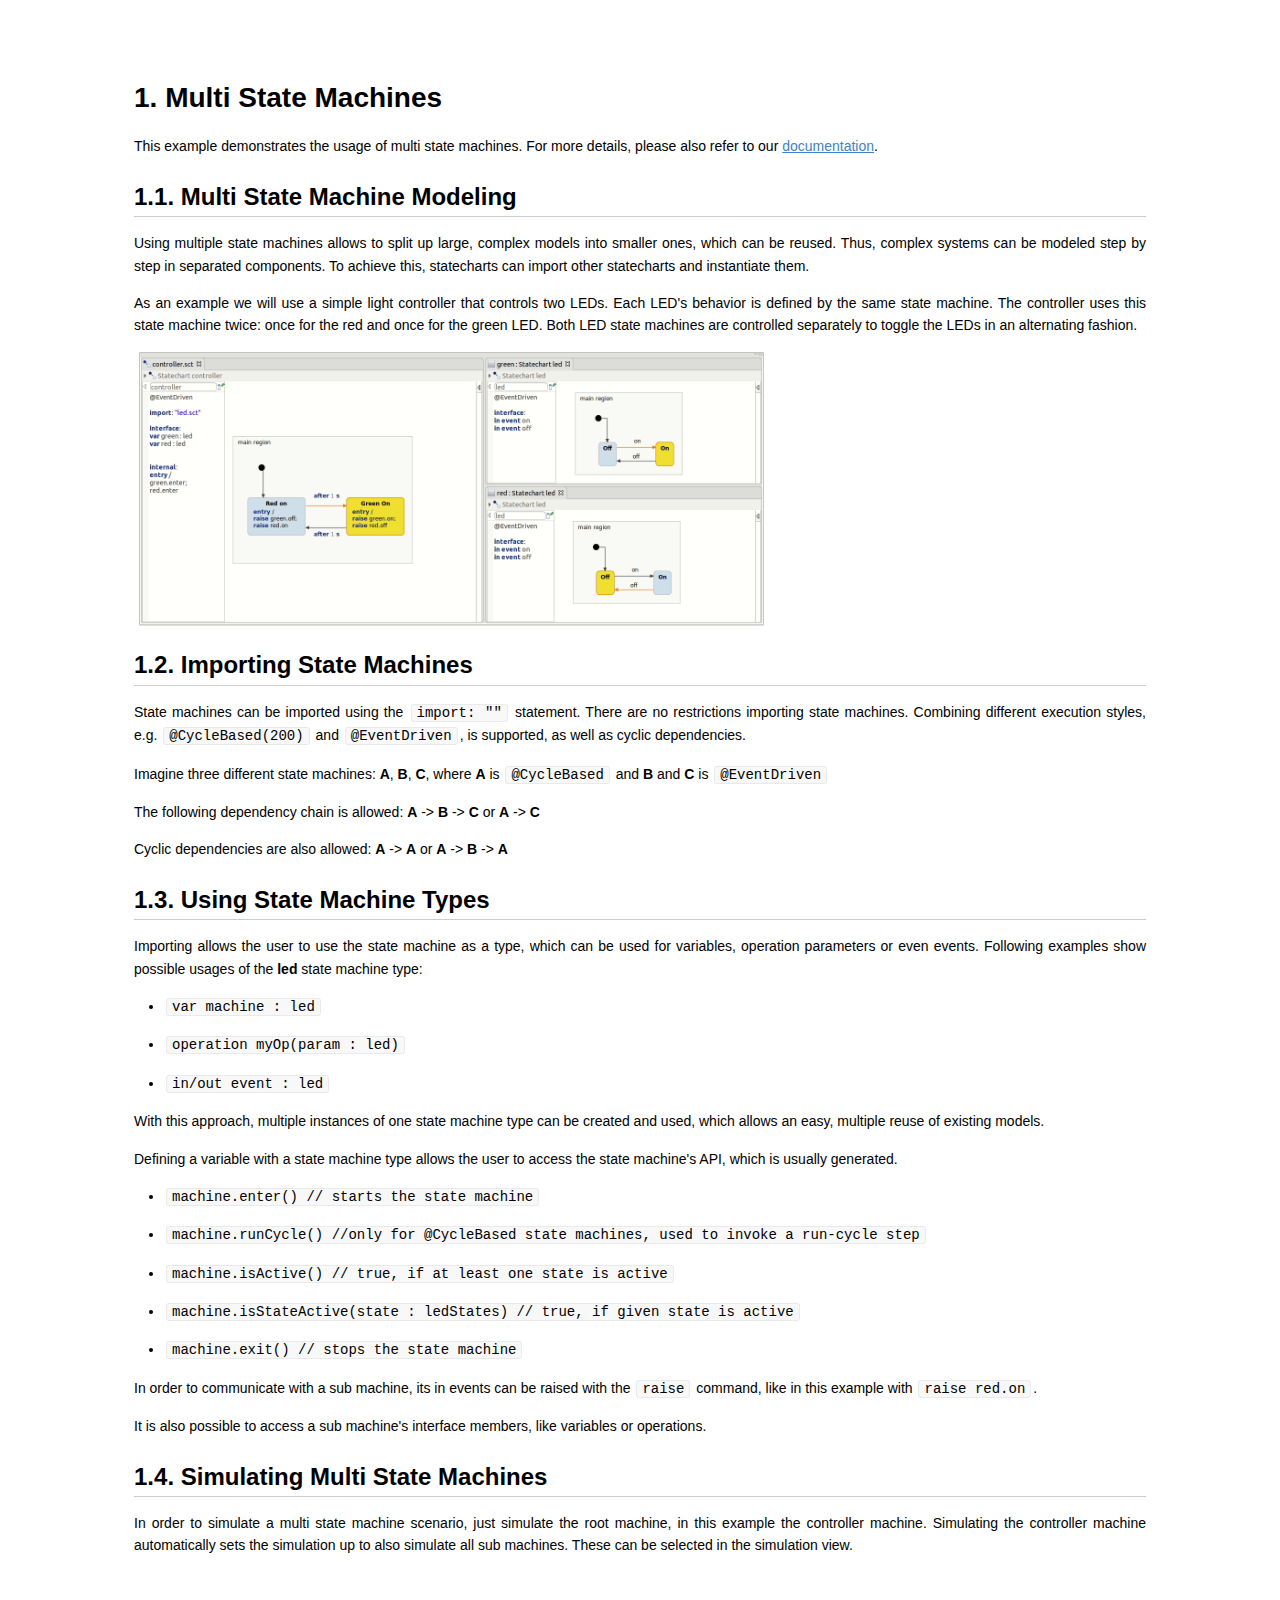
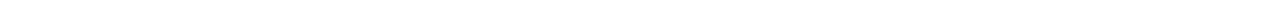
<file: com.yakindu.sct.examples.basic.multism/index.html>
<!DOCTYPE html>
<html lang="en">
<head>
	<meta charset="UTF-8">
	<title>Multi State Machines</title>
	<link href="./css/style.css" rel="stylesheet">
	
</head>
<body class="body-container">
	<div class="primary">

		<h1>Multi State Machines</h1>

		<p>This example demonstrates the usage of multi state machines. For more details, please also refer to our <a href="https://www.itemis.com/en/yakindu/state-machine/documentation/user-guide/multi_state_machine_modelling">documentation</a>.</p>

		<h2>Multi State Machine Modeling</h2>
		<p>
			Using multiple state machines allows to split up large, complex models into smaller ones, which can be reused. Thus, complex systems can be modeled step by step in separated components. To achieve this, statecharts can import other statecharts and instantiate them.
		</p> 
		<p>
			As an example we will use a simple light controller that controls two LEDs. Each LED's behavior is defined by the same state machine. The controller uses this state machine twice: once for the red and once for the green LED. Both LED state machines are controlled separately to toggle the LEDs in an alternating fashion.
		</p>
		<p>
			<img class="small"
			alt="Orthogonal regions on top level."
			src="images/multism.gif" />
		</p>
		<h2>Importing State Machines</h2>
		<p>
			State machines can be imported using the <code>import: ""</code> statement. There are no restrictions importing state machines. Combining different execution styles, e.g. <code>@CycleBased(200)</code> and <code>@EventDriven</code>, is supported, as well as cyclic dependencies.
		</p>
		<p>
			Imagine three different state machines: <b>A</b>, <b>B</b>, <b>C</b>, where <b>A</b> is <code>@CycleBased</code> and <b>B</b> and <b>C</b> is <code>@EventDriven</code>
		</p>
		<p> 
			The following dependency chain is allowed: <b>A</b> -> <b>B</b> -> <b>C</b> or <b>A</b> -> <b>C</b>
		</p>
		<p> 
			Cyclic dependencies are also allowed: <b>A</b> -> <b>A</b> or <b>A</b> -> <b>B</b> -> <b>A</b>
		</p>

		<h2>Using State Machine Types</h2>

		<p>
			Importing allows the user to use the state machine as a type, which can be used for variables, operation parameters or even events. Following examples show possible usages of the <b>led</b> state machine type:
			<ul>
				<li><code>var machine : led</code></li>
				<li><code>operation myOp(param : led)</code></li>
				<li><code>in/out event : led</code></li>
			</ul>
			With this approach, multiple instances of one state machine type can be created and used, which allows an easy, multiple reuse of existing models.
		</p>
		<p>
			Defining a variable with a state machine type allows the user to access the state machine's API, which is usually generated.
			<ul>
				<li><code>machine.enter() // starts the state machine</code></li>
				<li><code>machine.runCycle() //only for @CycleBased state machines, used to invoke a run-cycle step</code></li>
				<li><code>machine.isActive() // true, if at least one state is active</code></li>
				<li><code>machine.isStateActive(state : ledStates) // true, if given state is active</code></li>
				<li><code>machine.exit() // stops the state machine</code></li>
			</ul>
		</p>
		<p>
			In order to communicate with a sub machine, its in events can be raised with the <code>raise</code> command, like in this example with <code>raise red.on</code>.
		</p>
		<p>
			It is also possible to access a sub machine's interface members, like variables or operations.
		</p>
		
		<h2>Simulating Multi State Machines</h2>
		
		<p>
			In order to simulate a multi state machine scenario, just simulate the root machine, in this example the controller machine. Simulating the controller machine automatically sets the simulation up to also simulate all sub machines. These can be selected in the simulation view.
		</p>
	</div>
</body>
</html>
</file>
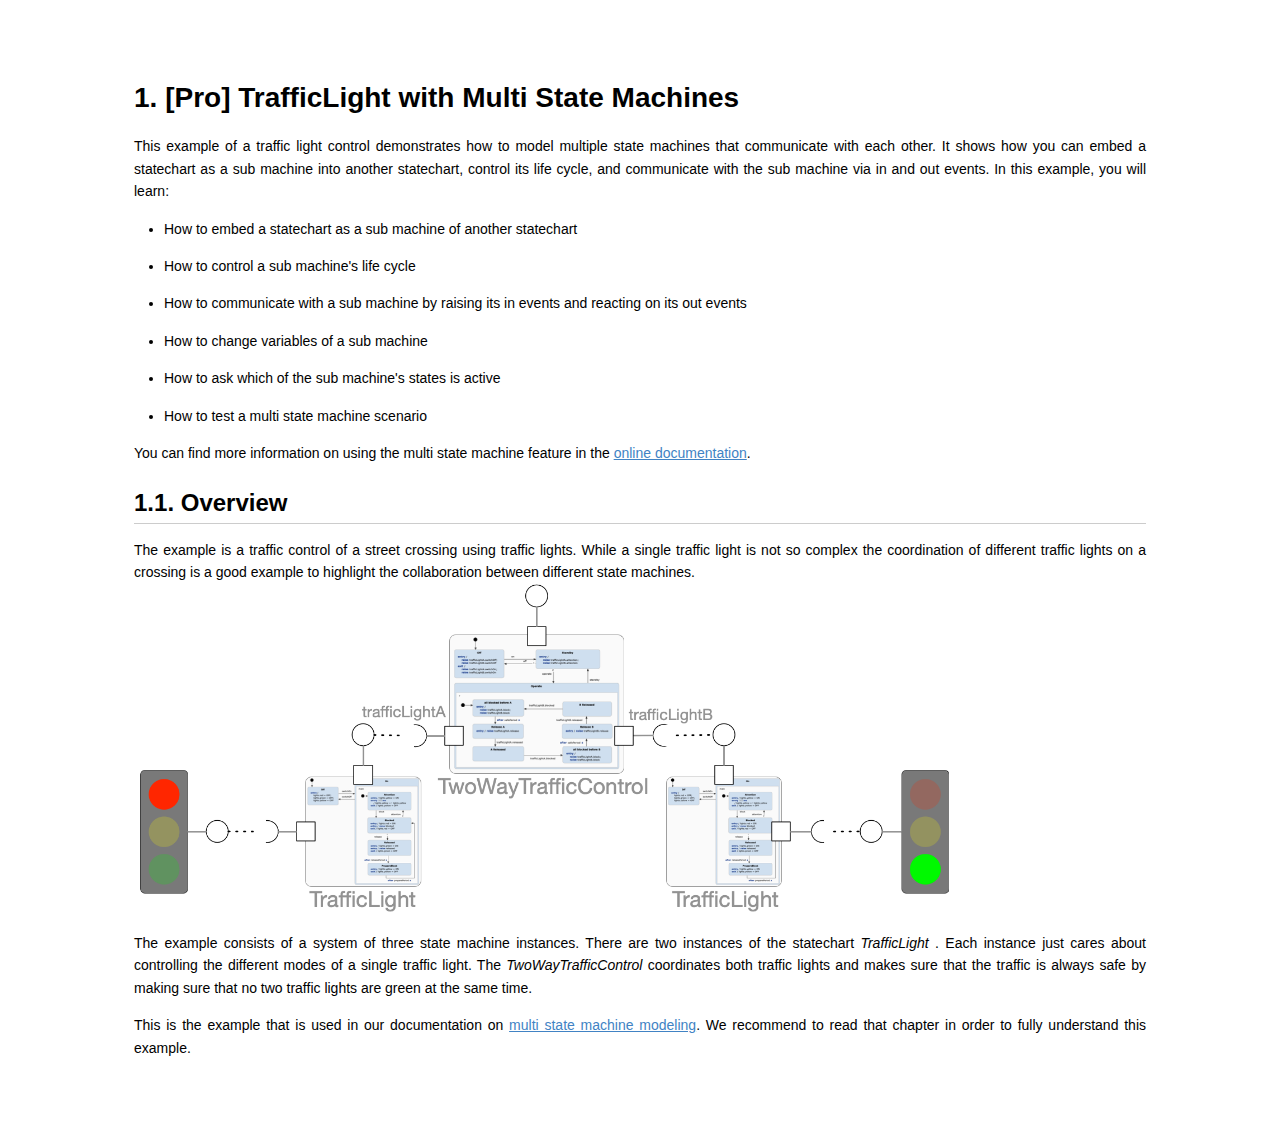
<file: com.yakindu.sct.examples.trafficlight.multism/index.html>
<!DOCTYPE html>
<html lang="en">

<head>
	<meta charset="UTF-8">
	<title>[Pro] TrafficLight with Multi State Machines</title>
	<link href="./css/style.css" rel="stylesheet">
	
</head>

<body class="body-container">
	<div class="primary">

		<h1>[Pro] TrafficLight with Multi State Machines</h1>
		<p>
			This example of a traffic light control demonstrates how to model multiple state machines
			that communicate with each other. It shows how you can embed a statechart as a sub machine
			into another statechart, control its life cycle, and communicate with the sub machine via
			in and out events.

			In this example, you will learn:
			<ul>
				<li>How to embed a statechart as a sub machine of another statechart</li>
				<li>How to control a sub machine's life cycle</li>
				<li>How to communicate with a sub machine by raising its in events and reacting on its out events</li>
				<li>How to change variables of a sub machine</li>
				<li>How to ask which of the sub machine's states is active</li>
				<li>How to test a multi state machine scenario</li>
			</ul>
		</p>
		<p>
			You can find more information on using the multi state machine feature in the <a
				href="https://www.itemis.com/en/yakindu/state-machine/documentation/user-guide/multi_state_machine_modelling">online
				documentation</a>.
		</p>
		<h2>Overview</h2>
		<p>
			The example is a traffic control of a street crossing using traffic lights. While a single traffic light is
			not so complex the coordination of different traffic lights on a crossing is a good example to highlight the
			collaboration between different state machines.
			<img class="large" alt="Street crossing with three state machines."
				src="images/multi_state_machine_example_overview.png" />
			The example consists of a system of three state machine instances. There are two instances of the statechart
			<i>TrafficLight</i> . Each instance just cares about controlling the different modes of a single traffic
			light.
			The <i>TwoWayTrafficControl</i> coordinates both traffic lights and makes sure that the traffic is always
			safe by
			making sure that no two traffic lights are green at the same time.

		</p>
		<p>
			This is the example that is used in our documentation on
			<a href="https://www.itemis.com/en/yakindu/state-machine/documentation/user-guide/multi_state_machine_modelling">multi
			state machine modeling</a>. We recommend to read that chapter in order to fully understand this example.
		</p>

		<!--
		<h2>Referencing state machines</h2>
		<p>
			In order to enable collaboration between separate state machines it must be possible that state machines can
			reference other state machines. To establish such a reference, the referenced statechart must be imported
			and a variable of the state machine type must be declared.
		</p>
		<p>
			For our example statechart <i>TwoWayTrafficControl</i> the declarations look like this:
		</p>
		<code>
			import: "TrafficLight.sct"<br>
			<br>
			interface: <br>
			&nbsp; var trafficLightA : TrafficLight<br>
			&nbsp; var trafficLightB : TrafficLight<br>
		</code>
		<p>
		</p>
-->

	</div>
</body>

</html>
</file>
<file: com.yakindu.sct.examples.basic.multism/css/style.css>
body {
	font-family: Helvetica, arial, sans-serif;
	font-size: 14px;
	line-height: 1.6;
	padding-top: 10px;
	padding-bottom: 10px;
	background-color: white;
	padding: 30px;
}

body > *:first-child {
	margin-top: 0 !important;
}

body > *:last-child {
	margin-bottom: 0 !important;
}

a {
	color: #4183C4;
}

a.absent {
	color: #cc0000;
}

a.anchor {
	display: block;
	padding-left: 30px;
	margin-left: -30px;
	cursor: pointer;
	position: absolute;
	top: 0;
	left: 0;
	bottom: 0;
}

h1, h2, h3, h4, h5, h6 {
	margin: 20px 0 10px;
	padding: 0;
	font-weight: bold;
	-webkit-font-smoothing: antialiased;
	cursor: text;
	position: relative;
}

h1 tt, h1 code {
	font-size: inherit;
}

h2 tt, h2 code {
	font-size: inherit;
}

h3 tt, h3 code {
	font-size: inherit;
}

h4 tt, h4 code {
	font-size: inherit;
}

h5 tt, h5 code {
	font-size: inherit;
}

h6 tt, h6 code {
	font-size: inherit;
}

h1 {
	font-size: 28px;
	color: black;
}

h2 {
	font-size: 24px;
	border-bottom: 1px solid #cccccc;
	color: black;
}

h3 {
	font-size: 18px;
}

h4 {
	font-size: 16px;
}

h5 {
	font-size: 14px;
}

h6 {
	color: #777777;
	font-size: 14px;
}

p, blockquote, ul, ol, dl, li, table, pre {
	margin: 15px 0;
	text-align: justify;
}

hr {
	background: transparent url([data-uri]) repeat-x 0 0;
	border: 0 none;
	color: #cccccc;
	height: 4px;
	padding: 0;
}

body > h2:first-child {
	margin-top: 0;
	padding-top: 0;
}

body > h1:first-child {
	margin-top: 0;
	padding-top: 0;
}

body > h1:first-child + h2 {
	margin-top: 0;
	padding-top: 0;
}

dy > h3:first-child, body > h4:first-child, body > h5:first-child, body > h6:first-child {
	margin-top: 0;
	padding-top: 0;
}

a:first-child h1, a:first-child h2, a:first-child h3, a:first-child h4, a:first-child h5, a:first-child h6 {
	margin-top: 0;
	padding-top: 0;
}

h1 p, h2 p, h3 p, h4 p, h5 p, h6 p {
	margin-top: 0;
}

li p.first {
	display: inline-block;
}

ul, ol {
	padding-left: 30px;
}

ol#footnotes {
	padding-top: 15px;
	background: transparent url([data-uri]) repeat-x 0 0;
}

ul :first-child, ol :first-child {
	margin-top: 0;
}

ul :last-child, ol :last-child {
	margin-bottom: 0;
}

dl {
  padding: 0;
}

dl dt {
	font-size: 14px;
	font-weight: bold;
	font-style: italic;
	padding: 0;
	margin: 15px 0 5px;
}

dl dt:first-child {
	padding: 0;
}

dl dt > :first-child {
	margin-top: 0;
}

dl dt > :last-child {
	margin-bottom: 0;
}

dl dd {
	margin: 0 0 15px;
	padding: 0 15px;
}

dl dd > :first-child {
	margin-top: 0;
}

dl dd > :last-child {
	margin-bottom: 0;
}

blockquote {
	border-left: 4px solid #dddddd;
	padding: 0 15px;
	color: #777777;
}

blockquote > :first-child {
	margin-top: 0;
}

blockquote > :last-child {
	margin-bottom: 0;
}

table {
	padding: 0;
}

table tr {
	border-top: 1px solid #cccccc;
	background-color: white;
	margin: 0;
	padding: 0;
}

table tr:nth-child(2n) {
	background-color: #f8f8f8;
}

table tr th {
	font-weight: bold;
	border: 1px solid #cccccc;
	text-align: left;
	margin: 0;
	padding: 6px 13px;
}

table tr td {
	border: 1px solid #cccccc;
	text-align: left;
	margin: 0;
	padding: 6px 13px;
}

table tr th :first-child, table tr td :first-child {
	margin-top: 0;
}

table tr th :last-child, table tr td :last-child {
	margin-bottom: 0;
}

img {
	max-width: 100%;
}

span.frame {
	display: block;
	overflow: hidden;
}

span.frame > span {
	border: 1px solid #dddddd;
	display: block;
	float: left;
	overflow: hidden;
	margin: 13px 0 0;
	padding: 7px;
	width: auto;
}

span.frame span img {
	display: block;
	float: left;
}

span.frame span span {
	clear: both;
	color: #333333;
	display: block;
	padding: 5px 0 0;
}

span.align-center {
	display: block;
	overflow: hidden;
	clear: both;
}

span.align-center > span {
	display: block;
	overflow: hidden;
	margin: 13px auto 0;
	text-align: center;
}

span.align-center span img {
	margin: 0 auto;
	text-align: center;
}

span.align-right {
	display: block;
	overflow: hidden;
	clear: both;
}

span.align-right > span {
	display: block;
	overflow: hidden;
	margin: 13px 0 0;
	text-align: right;
}

span.align-right span img {
	margin: 0;
	text-align: right;
}

span.float-left {
	display: block;
	margin-right: 13px;
	overflow: hidden;
	float: left;
}

span.float-left span {
	margin: 13px 0 0;
}

span.float-right {
	display: block;
	margin-left: 13px;
	overflow: hidden;
	float: right;
}

span.float-right > span {
	display: block;
	overflow: hidden;
	margin: 13px auto 0;
	text-align: right;
}

code, tt {
	margin: 0 2px;
	padding: 0 5px;
	white-space: nowrap;
	border: 1px solid #eaeaea;
	background-color: #f8f8f8;
	border-radius: 3px;
}

pre code {
	margin: 0;
	padding: 0;
	white-space: pre;
	border: none;
	background: transparent;
}

.highlight pre {
	background-color: #f8f8f8;
	border: 1px solid #cccccc;
	font-size: 13px;
	line-height: 19px;
	overflow: auto;
	padding: 6px 10px;
	border-radius: 3px;
}

pre {
	background-color: #f8f8f8;
	border: 1px solid #cccccc;
	font-size: 13px;
	line-height: 19px;
	overflow: auto;
	padding: 6px 10px;
	border-radius: 3px;
}

pre code, pre tt {
	background-color: transparent;
	border: none;
}

@CHARSET "ISO-8859-1";

#seperator {
	height: 60px;
	overflow: hidden;
	margin-bottom: 25px;
	background-image: -webkit-gradient(linear, 0 100%, 100% 0, color-stop(0.25, rgba(255, 255,
		255, 0.15) ), color-stop(0.25, transparent),
		color-stop(0.5, transparent),
		color-stop(0.5, rgba(255, 255, 255, 0.15) ),
		color-stop(0.75, rgba(255, 255, 255, 0.15) ),
		color-stop(0.75, transparent), to(transparent) );
	background-image: -webkit-linear-gradient(135deg, rgba(255, 255, 255, 0.15)
		25%, transparent 25%, transparent 50%, rgba(255, 255, 255, 0.15) 50%,
		rgba(255, 255, 255, 0.15) 75%, transparent 75%, transparent );
	background-image: -moz-linear-gradient(135deg, rgba(255, 255, 255, 0.15)
		25%, transparent 25%, transparent 50%, rgba(255, 255, 255, 0.15) 50%,
		rgba(255, 255, 255, 0.15) 75%, transparent 75%, transparent );
	background-image: -o-linear-gradient(135deg, rgba(255, 255, 255, 0.15)
		25%, transparent 25%, transparent 50%, rgba(255, 255, 255, 0.15) 50%,
		rgba(255, 255, 255, 0.15) 75%, transparent 75%, transparent );
	background-image: linear-gradient(135deg, rgba(255, 255, 255, 0.15) 25%,
		transparent 25%, transparent 50%, rgba(255, 255, 255, 0.15) 50%,
		rgba(255, 255, 255, 0.15) 75%, transparent 75%, transparent );
	-webkit-background-size: 60px 60px;
	-moz-background-size: 60px 60px;
	-o-background-size: 60px 60px;
	background-size: 60px 60px;
	z-index: 1000;
}

.modal {
	position: fixed;
	left: 50%; 
	right : 50%; 
	width : 1000px;
	margin: -420px 0 0 -500px;
}

.modal-body {
	max-height: 730px;
}

.twitter-follow-button {
	padding: 5px;
}

.
.green {
	background-color: rgba(126, 181, 25, 0.45);
}

.blue {
	background-color: rgba(7, 46, 99, 0.45);
}

.orange {
	background-color: rgba(247, 169, 15, 0.45);
}

.white {
	background-color: white;
}

.shadowed {
	-webkit-box-shadow: 0 3px 7px rgba(0, 0, 0, 0.3);
	-moz-box-shadow: 0 3px 7px rgba(0, 0, 0, 0.3);
	box-shadow: 0 3px 7px rgba(0, 0, 0, 0.3);
}

.wrapping {
	padding: 20px;
	-webkit-border-radius: 6px;
	-moz-border-radius: 6px;
	border-radius: 6px;
}

#bgimg {
	background: #bee2fc
		url(http://www.yakindu.org/wp-content/themes/yakindu/layout/images/Hintergrund-oben.jpg)
		top center no-repeat;
}

#screencast {
	height: 320px;
	width: 440px;
	background-image: url("http://www.itemis.com/binary.ashx?id=43434");
	background-position: center;
	z-index: 8;
}

#glass-effect {
	padding-top: 40px;
	background-image: url(img/pattern1.jpg) top left;
	background-color: rgba(238, 238, 238, 0.6);
}

.screencast_overlay:hover {
	opacity: 1;
	filter: alpha(opacity =   100);
}

.screencast_overlay {
	height: 100%;
	width: 100%;
	opacity: 0.4;
	filter: alpha(opacity =   40);
	background: url("../img/player_play.png") center center no-repeat;
	z-index: 10;
}

body {
	margin: 2%;
}

div.primary{
	max-width: 1012px;
	margin-left: auto;
	margin-right: auto;
}


/* Styling of figures. By default, a figure is rendered as a <div class="figure"> … <img … /> </div> */
.figure {
    text-align: center;
}

img {
    max-width: 100%;
    min-width: 100%;
    height: auto;
    text-align: center;
    display: block;
    margin-left: 5px;
    margin-right: 5px;
    margin-bottom: 20px;
}

img.standard-image {
    margin-bottom: 20px;
}

img.tiny {
    width:38.2%;
    min-width:38.2%;
}

img.small {
    width:61.8%;
    min-width:61.8%;
}

img.large {
    width:80%;
    min-width:80%;
}

img.full {
    width:100%;
    max-width:100%;
}

img.shadowless {
    box-shadow: none;
    margin-bottom: 0px;
}

img.inlinemediaobject {
    display: inline;
    height: 1.1em;
    max-width: initial;
    min-width: initial;
}

img.verytinyinline {
    image-rendering: pixelated;
    display: inline;
    width:3%;
    min-width:1%;
    height:auto;
}



/* Tables */

.informaltable td {
	border-color: #000;
	border-radius: 0%;
	border-style: solid;
	border-width: 1px;
	padding: 1ex;
	vertical-align: top;
}



/* The class "scedit" is used in tables describing working with the statechart editor.
   These tables typically consist of two columns with a textual description in the
   left column and a screenshot on the right. */

table.scedit {
	width: auto;
	border-collapse: collapse;
}

tr.scedit {
	vertical-align: top;
}

table.scedit td {
	border-color: #000;
	border-radius: 0%;
	border-style: solid;
	border-width: 0px;
	padding-bottom: 1ex;
	vertical-align: top;
}

table.scedit img {
	max-width: 100%;
    margin-left: 0px;
    margin-right: 0px;
    box-shadow: 4px 4px 2px #bbb;
}

.application, .eclipse-view, .guibutton, .guimenuitem, .sct-state, .sct-variable, .sct-event, .sct-trigger {
	font-style: italic;
}

.application-ysct {
	font-weight: bold;
	color: #555566;
}


.note {
	padding-left: 1em;
    border-style: solid;
    border-width: 1px;
    border-color: black;
    background: #d0d0d0;
    font-size: 50%;
    line-height: 100%;
    margin-top: 0ex;
    margin-left: 0ex;
    margin-right: 0ex;
    margin-bottom: 2ex;
}

.warning {
	padding-left: 1em;
    border-style: solid;
    border-width: 1px;
    border-color: black;
    background: #ffd0d0;
    margin-top: 0ex;
    margin-left: 0ex;
    margin-right: 0ex;
    margin-bottom: 2ex;
}

.note h3 {
    font-size: 60%;
	line-height: 100%;
}



/* Settings for "synopsys" sub-elements: */
pre.synopsis code.literal {
    font-weight: bold;
    font-style: normal;
}

pre.synopsis code.varname {
    font-weight: normal;
    font-style: italic;
}

pre {
    line-height: 100%;
}



div.example {
	padding-left: 2%;
	padding-right: 2%;
	padding-top: 2%;
	padding-bottom: 1%;
	border-style: solid;
	border-width: 1px;
}


.to-be-written {
	background-color: yellow;
}


body {counter-reset: h1}
h1 {counter-reset: h2}
h2 {counter-reset: h3}
h3 {counter-reset: h4}
h4 {counter-reset: h5}
h5 {counter-reset: h6}

h1:before {counter-increment: h1; content: counter(h1) ". "}
h2:before {counter-increment: h2; content: counter(h1) "." counter(h2) ". "}
h3:before {counter-increment: h3; content: counter(h1) "." counter(h2) "." counter(h3) ". "}
h4:before {counter-increment: h4; content: counter(h1) "." counter(h2) "." counter(h3) "." counter(h4) ". "}
h5:before {counter-increment: h5; content: counter(h1) "." counter(h2) "." counter(h3) "." counter(h4) "." counter(h5) ". "}
h6:before {counter-increment: h6; content: counter(h1) "." counter(h2) "." counter(h3) "." counter(h4) "." counter(h5) "." counter(h6) ". "}

h1.nocount:before h2.nocount:before, h3.nocount:before, h4.nocount:before, h5.nocount:before, h6.nocount:before { content: ""; counter-increment: none }
</file>
<file: com.yakindu.sct.examples.trafficlight.multism/css/style.css>
body {
	font-family: Helvetica, arial, sans-serif;
	font-size: 14px;
	line-height: 1.6;
	padding-top: 10px;
	padding-bottom: 10px;
	background-color: white;
	padding: 30px;
}

body > *:first-child {
	margin-top: 0 !important;
}

body > *:last-child {
	margin-bottom: 0 !important;
}

a {
	color: #4183C4;
}

a.absent {
	color: #cc0000;
}

a.anchor {
	display: block;
	padding-left: 30px;
	margin-left: -30px;
	cursor: pointer;
	position: absolute;
	top: 0;
	left: 0;
	bottom: 0;
}

h1, h2, h3, h4, h5, h6 {
	margin: 20px 0 10px;
	padding: 0;
	font-weight: bold;
	-webkit-font-smoothing: antialiased;
	cursor: text;
	position: relative;
}

h1 tt, h1 code {
	font-size: inherit;
}

h2 tt, h2 code {
	font-size: inherit;
}

h3 tt, h3 code {
	font-size: inherit;
}

h4 tt, h4 code {
	font-size: inherit;
}

h5 tt, h5 code {
	font-size: inherit;
}

h6 tt, h6 code {
	font-size: inherit;
}

h1 {
	font-size: 28px;
	color: black;
}

h2 {
	font-size: 24px;
	border-bottom: 1px solid #cccccc;
	color: black;
}

h3 {
	font-size: 18px;
}

h4 {
	font-size: 16px;
}

h5 {
	font-size: 14px;
}

h6 {
	color: #777777;
	font-size: 14px;
}

p, blockquote, ul, ol, dl, li, table, pre {
	margin: 15px 0;
	text-align: justify;
}

hr {
	background: transparent url([data-uri]) repeat-x 0 0;
	border: 0 none;
	color: #cccccc;
	height: 4px;
	padding: 0;
}

body > h2:first-child {
	margin-top: 0;
	padding-top: 0;
}

body > h1:first-child {
	margin-top: 0;
	padding-top: 0;
}

body > h1:first-child + h2 {
	margin-top: 0;
	padding-top: 0;
}

dy > h3:first-child, body > h4:first-child, body > h5:first-child, body > h6:first-child {
	margin-top: 0;
	padding-top: 0;
}

a:first-child h1, a:first-child h2, a:first-child h3, a:first-child h4, a:first-child h5, a:first-child h6 {
	margin-top: 0;
	padding-top: 0;
}

h1 p, h2 p, h3 p, h4 p, h5 p, h6 p {
	margin-top: 0;
}

li p.first {
	display: inline-block;
}

ul, ol {
	padding-left: 30px;
}

ol#footnotes {
	padding-top: 15px;
	background: transparent url([data-uri]) repeat-x 0 0;
}

ul :first-child, ol :first-child {
	margin-top: 0;
}

ul :last-child, ol :last-child {
	margin-bottom: 0;
}

dl {
  padding: 0;
}

dl dt {
	font-size: 14px;
	font-weight: bold;
	font-style: italic;
	padding: 0;
	margin: 15px 0 5px;
}

dl dt:first-child {
	padding: 0;
}

dl dt > :first-child {
	margin-top: 0;
}

dl dt > :last-child {
	margin-bottom: 0;
}

dl dd {
	margin: 0 0 15px;
	padding: 0 15px;
}

dl dd > :first-child {
	margin-top: 0;
}

dl dd > :last-child {
	margin-bottom: 0;
}

blockquote {
	border-left: 4px solid #dddddd;
	padding: 0 15px;
	color: #777777;
}

blockquote > :first-child {
	margin-top: 0;
}

blockquote > :last-child {
	margin-bottom: 0;
}

table {
	padding: 0;
}

table tr {
	border-top: 1px solid #cccccc;
	background-color: white;
	margin: 0;
	padding: 0;
}

table tr:nth-child(2n) {
	background-color: #f8f8f8;
}

table tr th {
	font-weight: bold;
	border: 1px solid #cccccc;
	text-align: left;
	margin: 0;
	padding: 6px 13px;
}

table tr td {
	border: 1px solid #cccccc;
	text-align: left;
	margin: 0;
	padding: 6px 13px;
}

table tr th :first-child, table tr td :first-child {
	margin-top: 0;
}

table tr th :last-child, table tr td :last-child {
	margin-bottom: 0;
}

img {
	max-width: 100%;
}

span.frame {
	display: block;
	overflow: hidden;
}

span.frame > span {
	border: 1px solid #dddddd;
	display: block;
	float: left;
	overflow: hidden;
	margin: 13px 0 0;
	padding: 7px;
	width: auto;
}

span.frame span img {
	display: block;
	float: left;
}

span.frame span span {
	clear: both;
	color: #333333;
	display: block;
	padding: 5px 0 0;
}

span.align-center {
	display: block;
	overflow: hidden;
	clear: both;
}

span.align-center > span {
	display: block;
	overflow: hidden;
	margin: 13px auto 0;
	text-align: center;
}

span.align-center span img {
	margin: 0 auto;
	text-align: center;
}

span.align-right {
	display: block;
	overflow: hidden;
	clear: both;
}

span.align-right > span {
	display: block;
	overflow: hidden;
	margin: 13px 0 0;
	text-align: right;
}

span.align-right span img {
	margin: 0;
	text-align: right;
}

span.float-left {
	display: block;
	margin-right: 13px;
	overflow: hidden;
	float: left;
}

span.float-left span {
	margin: 13px 0 0;
}

span.float-right {
	display: block;
	margin-left: 13px;
	overflow: hidden;
	float: right;
}

span.float-right > span {
	display: block;
	overflow: hidden;
	margin: 13px auto 0;
	text-align: right;
}

code, tt {
	margin: 0 2px;
	padding: 0 5px;
	white-space: nowrap;
	border: 1px solid #eaeaea;
	background-color: #f8f8f8;
	border-radius: 3px;
}

pre code {
	margin: 0;
	padding: 0;
	white-space: pre;
	border: none;
	background: transparent;
}

.highlight pre {
	background-color: #f8f8f8;
	border: 1px solid #cccccc;
	font-size: 13px;
	line-height: 19px;
	overflow: auto;
	padding: 6px 10px;
	border-radius: 3px;
}

pre {
	background-color: #f8f8f8;
	border: 1px solid #cccccc;
	font-size: 13px;
	line-height: 19px;
	overflow: auto;
	padding: 6px 10px;
	border-radius: 3px;
}

pre code, pre tt {
	background-color: transparent;
	border: none;
}

@CHARSET "ISO-8859-1";

#seperator {
	height: 60px;
	overflow: hidden;
	margin-bottom: 25px;
	background-image: -webkit-gradient(linear, 0 100%, 100% 0, color-stop(0.25, rgba(255, 255,
		255, 0.15) ), color-stop(0.25, transparent),
		color-stop(0.5, transparent),
		color-stop(0.5, rgba(255, 255, 255, 0.15) ),
		color-stop(0.75, rgba(255, 255, 255, 0.15) ),
		color-stop(0.75, transparent), to(transparent) );
	background-image: -webkit-linear-gradient(135deg, rgba(255, 255, 255, 0.15)
		25%, transparent 25%, transparent 50%, rgba(255, 255, 255, 0.15) 50%,
		rgba(255, 255, 255, 0.15) 75%, transparent 75%, transparent );
	background-image: -moz-linear-gradient(135deg, rgba(255, 255, 255, 0.15)
		25%, transparent 25%, transparent 50%, rgba(255, 255, 255, 0.15) 50%,
		rgba(255, 255, 255, 0.15) 75%, transparent 75%, transparent );
	background-image: -o-linear-gradient(135deg, rgba(255, 255, 255, 0.15)
		25%, transparent 25%, transparent 50%, rgba(255, 255, 255, 0.15) 50%,
		rgba(255, 255, 255, 0.15) 75%, transparent 75%, transparent );
	background-image: linear-gradient(135deg, rgba(255, 255, 255, 0.15) 25%,
		transparent 25%, transparent 50%, rgba(255, 255, 255, 0.15) 50%,
		rgba(255, 255, 255, 0.15) 75%, transparent 75%, transparent );
	-webkit-background-size: 60px 60px;
	-moz-background-size: 60px 60px;
	-o-background-size: 60px 60px;
	background-size: 60px 60px;
	z-index: 1000;
}

.modal {
	position: fixed;
	left: 50%; 
	right : 50%; 
	width : 1000px;
	margin: -420px 0 0 -500px;
}

.modal-body {
	max-height: 730px;
}

.twitter-follow-button {
	padding: 5px;
}

.
.green {
	background-color: rgba(126, 181, 25, 0.45);
}

.blue {
	background-color: rgba(7, 46, 99, 0.45);
}

.orange {
	background-color: rgba(247, 169, 15, 0.45);
}

.white {
	background-color: white;
}

.shadowed {
	-webkit-box-shadow: 0 3px 7px rgba(0, 0, 0, 0.3);
	-moz-box-shadow: 0 3px 7px rgba(0, 0, 0, 0.3);
	box-shadow: 0 3px 7px rgba(0, 0, 0, 0.3);
}

.wrapping {
	padding: 20px;
	-webkit-border-radius: 6px;
	-moz-border-radius: 6px;
	border-radius: 6px;
}

#bgimg {
	background: #bee2fc
		url(http://www.yakindu.org/wp-content/themes/yakindu/layout/images/Hintergrund-oben.jpg)
		top center no-repeat;
}

#screencast {
	height: 320px;
	width: 440px;
	background-image: url("http://www.itemis.com/binary.ashx?id=43434");
	background-position: center;
	z-index: 8;
}

#glass-effect {
	padding-top: 40px;
	background-image: url(img/pattern1.jpg) top left;
	background-color: rgba(238, 238, 238, 0.6);
}

.screencast_overlay:hover {
	opacity: 1;
	filter: alpha(opacity =   100);
}

.screencast_overlay {
	height: 100%;
	width: 100%;
	opacity: 0.4;
	filter: alpha(opacity =   40);
	background: url("../img/player_play.png") center center no-repeat;
	z-index: 10;
}

body {
	margin: 2%;
}

div.primary{
	max-width: 1012px;
	margin-left: auto;
	margin-right: auto;
}


/* Styling of figures. By default, a figure is rendered as a <div class="figure"> … <img … /> </div> */
.figure {
    text-align: center;
}

img {
    max-width: 100%;
    min-width: 100%;
    height: auto;
    text-align: center;
    display: block;
    margin-left: 5px;
    margin-right: 5px;
    margin-bottom: 20px;
}

img.standard-image {
    margin-bottom: 20px;
}

img.tiny {
    width:38.2%;
    min-width:38.2%;
}

img.small {
    width:61.8%;
    min-width:61.8%;
}

img.large {
    width:80%;
    min-width:80%;
}

img.full {
    width:100%;
    max-width:100%;
}

img.shadowless {
    box-shadow: none;
    margin-bottom: 0px;
}

img.inlinemediaobject {
    display: inline;
    height: 1.1em;
    max-width: initial;
    min-width: initial;
}

img.verytinyinline {
    image-rendering: pixelated;
    display: inline;
    width:3%;
    min-width:1%;
    height:auto;
}



/* Tables */

.informaltable td {
	border-color: #000;
	border-radius: 0%;
	border-style: solid;
	border-width: 1px;
	padding: 1ex;
	vertical-align: top;
}



/* The class "scedit" is used in tables describing working with the statechart editor.
   These tables typically consist of two columns with a textual description in the
   left column and a screenshot on the right. */

table.scedit {
	width: auto;
	border-collapse: collapse;
}

tr.scedit {
	vertical-align: top;
}

table.scedit td {
	border-color: #000;
	border-radius: 0%;
	border-style: solid;
	border-width: 0px;
	padding-bottom: 1ex;
	vertical-align: top;
}

table.scedit img {
	max-width: 100%;
    margin-left: 0px;
    margin-right: 0px;
    box-shadow: 4px 4px 2px #bbb;
}

.application, .eclipse-view, .guibutton, .guimenuitem, .sct-state, .sct-variable, .sct-event, .sct-trigger {
	font-style: italic;
}

.application-ysct {
	font-weight: bold;
	color: #555566;
}


.note {
	padding-left: 1em;
    border-style: solid;
    border-width: 1px;
    border-color: black;
    background: #d0d0d0;
    font-size: 50%;
    line-height: 100%;
    margin-top: 0ex;
    margin-left: 0ex;
    margin-right: 0ex;
    margin-bottom: 2ex;
}

.warning {
	padding-left: 1em;
    border-style: solid;
    border-width: 1px;
    border-color: black;
    background: #ffd0d0;
    margin-top: 0ex;
    margin-left: 0ex;
    margin-right: 0ex;
    margin-bottom: 2ex;
}

.note h3 {
    font-size: 60%;
	line-height: 100%;
}



/* Settings for "synopsys" sub-elements: */
pre.synopsis code.literal {
    font-weight: bold;
    font-style: normal;
}

pre.synopsis code.varname {
    font-weight: normal;
    font-style: italic;
}

pre {
    line-height: 100%;
}



div.example {
	padding-left: 2%;
	padding-right: 2%;
	padding-top: 2%;
	padding-bottom: 1%;
	border-style: solid;
	border-width: 1px;
}


.to-be-written {
	background-color: yellow;
}


body {counter-reset: h1}
h1 {counter-reset: h2}
h2 {counter-reset: h3}
h3 {counter-reset: h4}
h4 {counter-reset: h5}
h5 {counter-reset: h6}

h1:before {counter-increment: h1; content: counter(h1) ". "}
h2:before {counter-increment: h2; content: counter(h1) "." counter(h2) ". "}
h3:before {counter-increment: h3; content: counter(h1) "." counter(h2) "." counter(h3) ". "}
h4:before {counter-increment: h4; content: counter(h1) "." counter(h2) "." counter(h3) "." counter(h4) ". "}
h5:before {counter-increment: h5; content: counter(h1) "." counter(h2) "." counter(h3) "." counter(h4) "." counter(h5) ". "}
h6:before {counter-increment: h6; content: counter(h1) "." counter(h2) "." counter(h3) "." counter(h4) "." counter(h5) "." counter(h6) ". "}

h1.nocount:before h2.nocount:before, h3.nocount:before, h4.nocount:before, h5.nocount:before, h6.nocount:before { content: ""; counter-increment: none }
</file>
